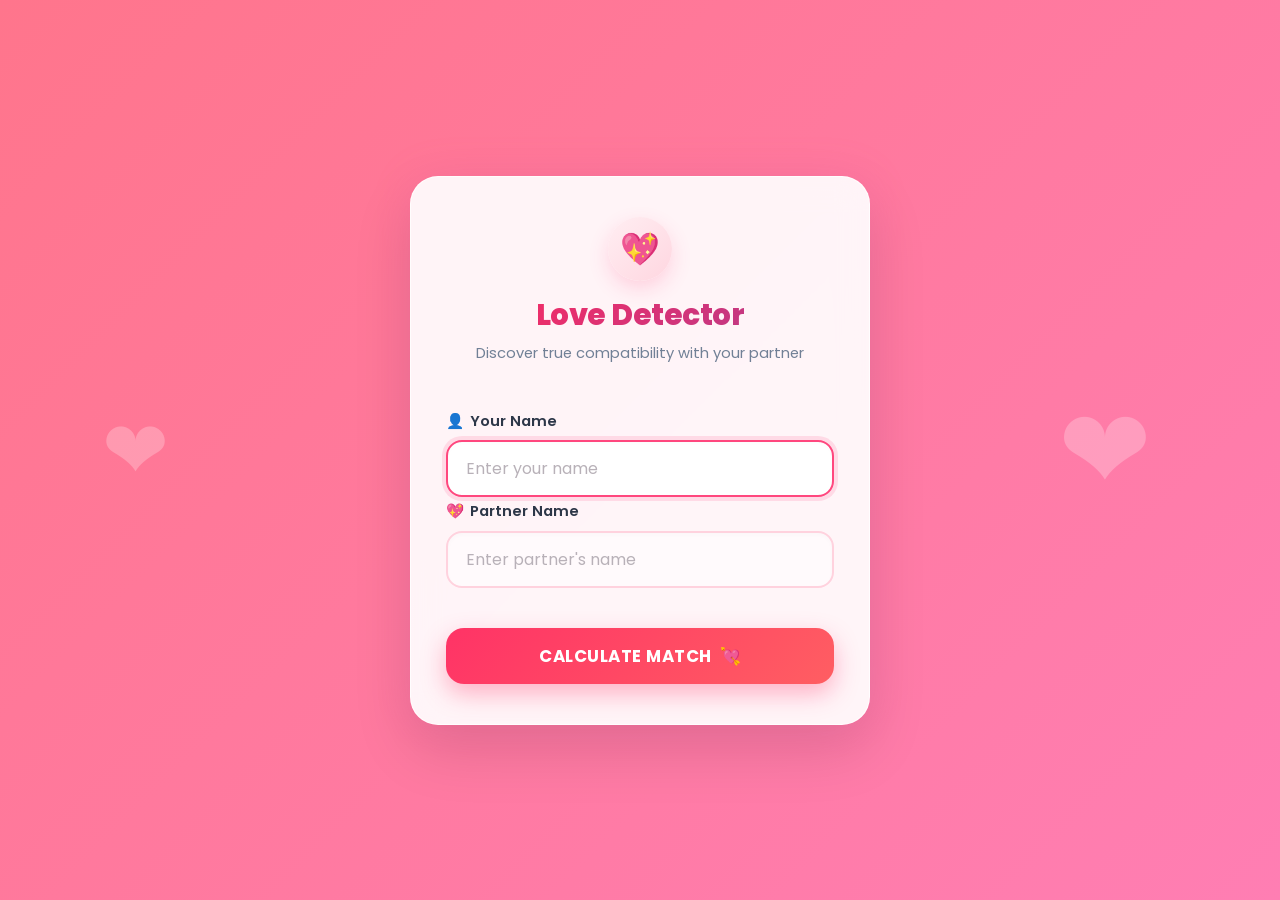
<file: index.html>
<!DOCTYPE html>
<html lang="en">

<head>
    <meta charset="UTF-8">
    <meta name="viewport" content="width=device-width, initial-scale=1.0">
    <title>Love Detector ❤️</title>
    <link rel="stylesheet" href="style.css">
</head>

<body>
    <div class="container">
        <div class="app-header">
            <div class="heart-badge">💖</div>
            <h1 class="app-title">Love Detector</h1>
            <p class="app-subtitle">Discover true compatibility with your partner</p>
        </div>

        <div id="errorMsg" class="error-msg"></div>

        <form action="" onsubmit="display(event)">
            <table>
                <tr>
                    <td><label for="name1"><span>👤</span> Your Name</label></td>
                    <td><input type="text" name="name1" id="name1" placeholder="Enter your name" autofocus></td>
                </tr>
                <tr>
                    <td><label for="name2"><span>💖</span> Partner Name</label></td>
                    <td><input type="text" name="name2" id="name2" placeholder="Enter partner's name"></td>
                </tr>
            </table>
            <button type="submit">
                <span>Calculate Match</span>
                <span>💘</span>
            </button>
        </form>
    </div>

    <script>
        function display(event) {
            event.preventDefault();

            let name1 = document.getElementById("name1").value.trim();
            let name2 = document.getElementById("name2").value.trim();

            if (name1 === "" || name2 === "") {
                alert("Please enter both names");
                return;
            }
            if (name1.toLowerCase() == name2.toLowerCase()) {
                alert("Please Enter valid names");
                return;
            }
            window.location.href = "love.html";


        }
    </script>
</body>

</html>
</file>
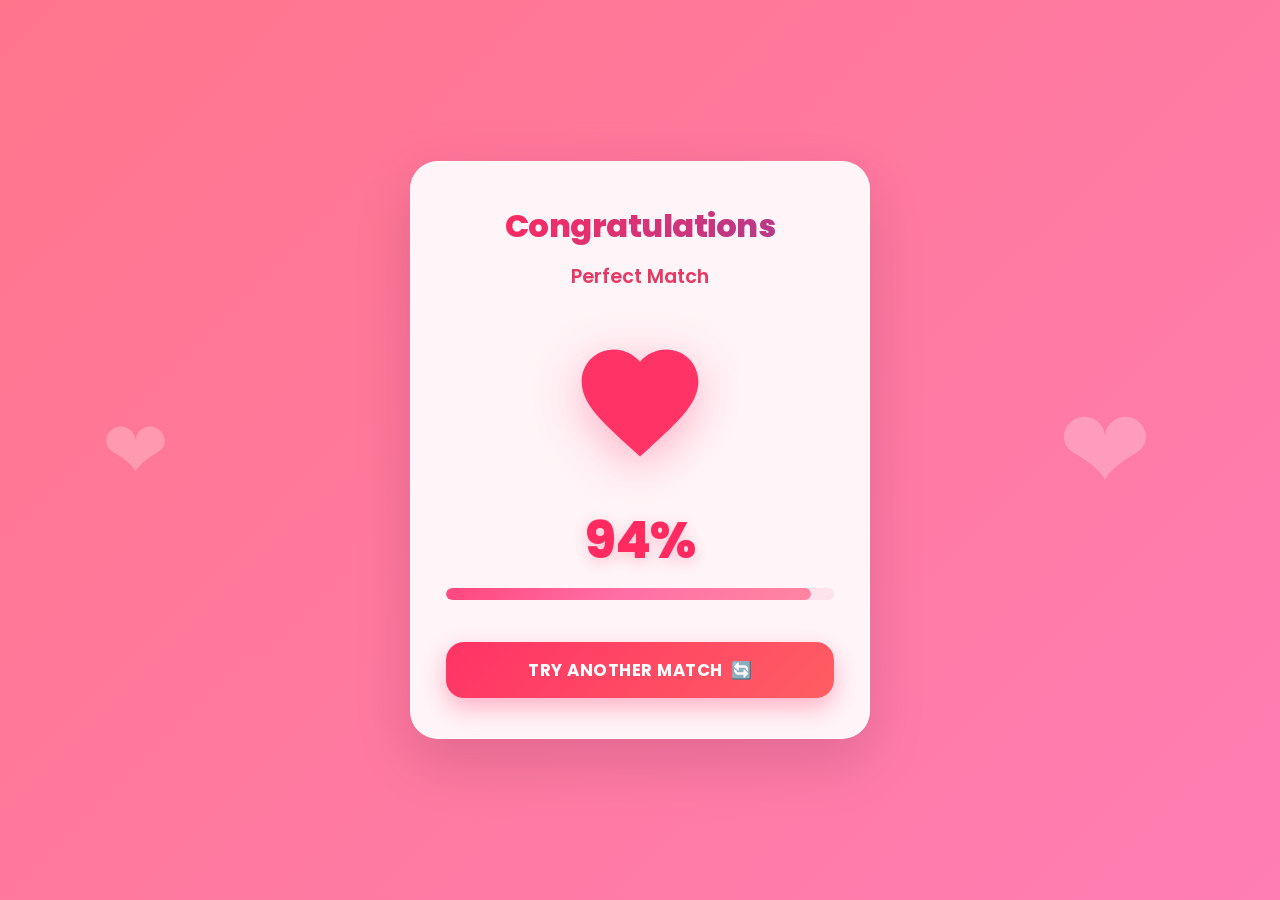
<file: love.html>
<!DOCTYPE html>
<html lang="en">

<head>
    <meta charset="UTF-8">
    <meta name="viewport" content="width=device-width, initial-scale=1.0">
    <title>Match Result 💖 Love Detector</title>
    <link rel="stylesheet" href="style.css">
</head>

<body>
    <div class="container">
        <div class="card">
            <h1 id="headline">Congratulations</h1>
            <div id="coupleNames" class="couple-names" style="display: none;"></div>
            <h2 id="subtitle">Perfect Match</h2>

            <div class="heart-wrapper">
                <img src="https://thumb.wikimedia.org/wikipedia/commons/thumb/f/f1/Heart_coraz%C3%B3n.svg/1280px-Heart_coraz%C3%B3n.svg.png?utm_source=en.wikipedia.org&utm_campaign=index&utm_content=thumbnail"
                    alt="Pulsing Heart"
                    onerror="this.onerror=null; this.src='data:image/svg+xml;utf8,<svg xmlns=%22http://www.w3.org/2000/svg%22 viewBox=%220 0 24 24%22 fill=%22%23ff3366%22><path d=%22M12 21.35l-1.45-1.32C5.4 15.36 2 12.28 2 8.5 2 5.42 4.42 3 7.5 3c1.74 0 3.41.81 4.5 2.09C13.09 3.81 14.76 3 16.5 3 19.58 3 22 5.42 22 8.5c0 3.78-3.4 6.86-8.55 11.54L12 21.35z%22/></svg>'">
            </div>

            <b id="res">94%</b>

            <div class="match-bar-container">
                <div id="matchBar" class="match-bar" style="width: 94%;"></div>
            </div>

            <a href="index.html" class="back-btn">
                <button type="button">
                    <span>Try Another Match</span>
                    <span>🔄</span>
                </button>
            </a>
        </div>
    </div>

    <script>
        // Retrieve names from URL params or sessionStorage
        const params = new URLSearchParams(window.location.search);
        const name1 = params.get('name1') || sessionStorage.getItem('love_name1');
        const name2 = params.get('name2') || sessionStorage.getItem('love_name2');

        const resEl = document.getElementById('res');
        const matchBar = document.getElementById('matchBar');
        const coupleNamesEl = document.getElementById('coupleNames');
        const headlineEl = document.getElementById('headline');
        const subtitleEl = document.getElementById('subtitle');

        if (name1 && name2) {
            coupleNamesEl.textContent = `${name1} ❤️ ${name2}`;
            coupleNamesEl.style.display = 'inline-flex';

            // Generate a consistent pseudo-random match percentage based on the two names
            const combined = (name1 + name2).toLowerCase().replace(/[^a-z]/g, '');
            let hash = 0;
            for (let i = 0; i < combined.length; i++) {
                hash = (hash * 31 + combined.charCodeAt(i)) % 1000;
            }
            // Score between 70% and 99% for high compatibility feel
            const score = 70 + (hash % 30);

            resEl.textContent = score + '%';

            if (matchBar) {
                matchBar.style.width = score + '%';
            }

            if (score >= 90) {
                headlineEl.textContent = 'Congratulations! 🎉';
                subtitleEl.textContent = 'Soulmates & Perfect Match ✨';
            } else if (score >= 80) {
                headlineEl.textContent = 'Great Match! 💕';
                subtitleEl.textContent = 'High Chemistry & Love 🔥';
            } else {
                headlineEl.textContent = 'Good Compatibility! 💖';
                subtitleEl.textContent = 'Growing Love & Sweet Bonds 🌸';
            }
        }
    </script>
</body>

</html>
</file>
<file: style.css>
@import url('https://fonts.googleapis.com/css2?family=Poppins:wght@300;400;500;600;700;800&display=swap');

:root {
    --primary: #ff477e;
    --primary-gradient: linear-gradient(135deg, #ff477e 0%, #ff70a6 50%, #ff85a1 100%);
    --btn-gradient: linear-gradient(135deg, #ff3366 0%, #ff5e62 100%);
    --bg-gradient: linear-gradient(135deg, #ff758c 0%, #ff7eb3 50%, #8054c7 100%);
    --card-bg: rgba(255, 255, 255, 0.92);
    --text-main: #2d3748;
    --text-muted: #718096;
    --border-color: #ffd2de;
    --shadow: 0 20px 45px rgba(214, 40, 81, 0.25);
    --card-shadow: 0 25px 60px rgba(0, 0, 0, 0.12), 0 0 40px rgba(255, 105, 180, 0.2);
}

* {
    margin: 0;
    padding: 0;
    box-sizing: border-box;
    font-family: 'Poppins', sans-serif;
}

body {
    min-height: 100vh;
    display: flex;
    justify-content: center;
    align-items: center;
    background: var(--bg-gradient);
    background-size: 200% 200%;
    animation: gradientShift 10s ease infinite;
    padding: 20px;
    position: relative;
    overflow-x: hidden;
}

/* Background floating hearts animation */
body::before,
body::after {
    content: '❤';
    position: fixed;
    color: rgba(255, 255, 255, 0.25);
    z-index: 0;
    pointer-events: none;
    animation: floatHeart 12s infinite linear;
}

body::before {
    font-size: 5rem;
    left: 8%;
    animation-duration: 14s;
    animation-delay: -2s;
}

body::after {
    font-size: 7rem;
    right: 10%;
    animation-duration: 18s;
    animation-delay: -6s;
}

@keyframes gradientShift {
    0% { background-position: 0% 50%; }
    50% { background-position: 100% 50%; }
    100% { background-position: 0% 50%; }
}

@keyframes floatHeart {
    0% {
        transform: translateY(110vh) rotate(0deg) scale(0.8);
        opacity: 0;
    }
    20% {
        opacity: 0.6;
    }
    80% {
        opacity: 0.6;
    }
    100% {
        transform: translateY(-20vh) rotate(360deg) scale(1.2);
        opacity: 0;
    }
}

/* Main Container Card */
.container {
    position: relative;
    z-index: 1;
    width: 100%;
    max-width: 460px;
    background: var(--card-bg);
    backdrop-filter: blur(15px);
    -webkit-backdrop-filter: blur(15px);
    border-radius: 28px;
    padding: 40px 35px;
    box-shadow: var(--card-shadow);
    border: 1px solid rgba(255, 255, 255, 0.8);
    text-align: center;
    transition: transform 0.3s ease, box-shadow 0.3s ease;
}

.container:hover {
    transform: translateY(-4px);
    box-shadow: 0 30px 70px rgba(0, 0, 0, 0.16), 0 0 50px rgba(255, 105, 180, 0.28);
}

/* Header badge & title */
.app-header {
    margin-bottom: 28px;
}

.heart-badge {
    display: inline-flex;
    align-items: center;
    justify-content: center;
    width: 64px;
    height: 64px;
    border-radius: 50%;
    background: linear-gradient(135deg, #ffeef2, #ffd6e0);
    box-shadow: 0 8px 20px rgba(255, 71, 126, 0.2);
    font-size: 2rem;
    margin-bottom: 12px;
    animation: gentlePulse 2s infinite ease-in-out;
}

@keyframes gentlePulse {
    0%, 100% { transform: scale(1); }
    50% { transform: scale(1.1); }
}

.app-title {
    font-size: 1.85rem;
    font-weight: 800;
    color: #e63963;
    letter-spacing: -0.5px;
    margin-bottom: 6px;
    background: linear-gradient(135deg, #ff2a5f 0%, #b23b8c 100%);
    -webkit-background-clip: text;
    -webkit-text-fill-color: transparent;
}

.app-subtitle {
    font-size: 0.92rem;
    color: var(--text-muted);
    font-weight: 400;
}

/* Form & Table Layout */
form {
    width: 100%;
}

table {
    width: 100%;
    border-collapse: separate;
    border-spacing: 0 16px;
    margin-bottom: 24px;
}

tr {
    display: flex;
    flex-direction: column;
    align-items: flex-start;
}

td {
    width: 100%;
    padding: 0;
}

td:first-child {
    margin-bottom: 8px;
    text-align: left;
}

label {
    display: inline-flex;
    align-items: center;
    gap: 6px;
    font-size: 0.92rem;
    font-weight: 600;
    color: var(--text-main);
}

input[type="text"] {
    width: 100%;
    padding: 14px 18px;
    border-radius: 16px;
    border: 2px solid var(--border-color);
    background-color: #fffafc;
    font-size: 1rem;
    color: var(--text-main);
    outline: none;
    transition: all 0.3s cubic-bezier(0.4, 0, 0.2, 1);
    box-shadow: inset 0 2px 4px rgba(0, 0, 0, 0.02);
}

input[type="text"]::placeholder {
    color: #b8b1b8;
    font-weight: 400;
}

input[type="text"]:focus {
    background-color: #ffffff;
    border-color: var(--primary);
    box-shadow: 0 0 0 4px rgba(255, 71, 126, 0.15), inset 0 2px 4px rgba(0, 0, 0, 0.01);
    transform: translateY(-1px);
}

/* Submit & Action Buttons */
button {
    width: 100%;
    padding: 15px 24px;
    border: none;
    border-radius: 18px;
    background: var(--btn-gradient);
    color: #ffffff;
    font-size: 1.05rem;
    font-weight: 700;
    letter-spacing: 0.5px;
    text-transform: uppercase;
    cursor: pointer;
    box-shadow: 0 10px 24px rgba(255, 51, 102, 0.35);
    transition: all 0.3s cubic-bezier(0.175, 0.885, 0.32, 1.275);
    display: inline-flex;
    align-items: center;
    justify-content: center;
    gap: 8px;
}

button:hover {
    transform: translateY(-3px) scale(1.01);
    box-shadow: 0 14px 28px rgba(255, 51, 102, 0.45);
    filter: brightness(1.05);
}

button:active {
    transform: translateY(1px) scale(0.98);
    box-shadow: 0 6px 16px rgba(255, 51, 102, 0.35);
}

/* Error message banner */
.error-msg {
    display: none;
    background: #fff0f3;
    color: #e0245e;
    border: 1px solid #ffccd5;
    padding: 10px 14px;
    border-radius: 12px;
    font-size: 0.88rem;
    font-weight: 500;
    margin-bottom: 16px;
    animation: shake 0.4s ease-in-out;
}

@keyframes shake {
    0%, 100% { transform: translateX(0); }
    20%, 60% { transform: translateX(-6px); }
    40%, 80% { transform: translateX(6px); }
}

/* Result Page (love.html) Styles */
.card {
    display: flex;
    flex-direction: column;
    align-items: center;
    gap: 12px;
}

.card h1 {
    font-size: 2rem;
    font-weight: 800;
    background: linear-gradient(135deg, #ff2a5f 0%, #b23b8c 100%);
    -webkit-background-clip: text;
    -webkit-text-fill-color: transparent;
    letter-spacing: -0.5px;
}

.card h2 {
    font-size: 1.2rem;
    font-weight: 600;
    color: #e63963;
    margin-bottom: 6px;
}

.couple-names {
    font-size: 1.1rem;
    font-weight: 600;
    color: var(--text-muted);
    background: rgba(255, 117, 140, 0.12);
    padding: 6px 18px;
    border-radius: 20px;
    margin-bottom: 10px;
    display: inline-flex;
    align-items: center;
    gap: 8px;
}

.heart-wrapper {
    position: relative;
    width: 170px;
    height: 170px;
    display: flex;
    align-items: center;
    justify-content: center;
    margin: 8px 0 16px 0;
}

.card img {
    width: 140px;
    height: auto;
    filter: drop-shadow(0 12px 24px rgba(255, 51, 102, 0.35));
    animation: heartbeat 1.5s infinite ease-in-out;
}

@keyframes heartbeat {
    0% { transform: scale(1); }
    14% { transform: scale(1.15); }
    28% { transform: scale(1); }
    42% { transform: scale(1.15); }
    70% { transform: scale(1); }
}

#res {
    font-size: 3.2rem;
    font-weight: 800;
    color: #ff2a5f;
    letter-spacing: -1px;
    text-shadow: 0 4px 15px rgba(255, 42, 95, 0.25);
    display: block;
    line-height: 1;
}

.match-bar-container {
    width: 100%;
    background: #ffe3ec;
    height: 12px;
    border-radius: 10px;
    overflow: hidden;
    margin: 10px 0 20px 0;
}

.match-bar {
    height: 100%;
    width: 94%;
    background: var(--primary-gradient);
    border-radius: 10px;
    transition: width 1.2s cubic-bezier(0.4, 0, 0.2, 1);
}

.back-btn {
    text-decoration: none;
    margin-top: 10px;
    width: 100%;
}
</file>
